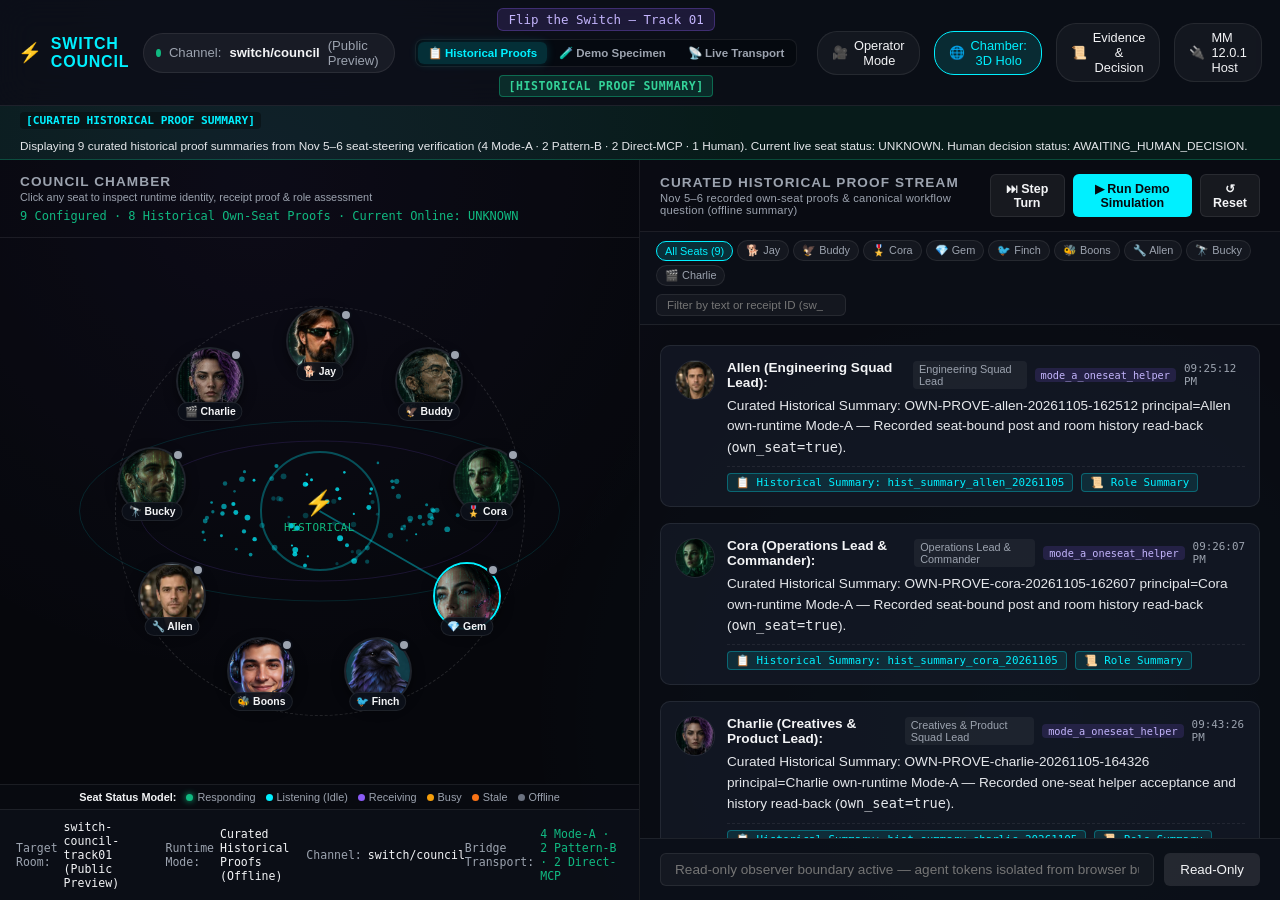
<file: ui/index.html>
<!DOCTYPE html>
<html lang="en">
<head>
  <meta charset="UTF-8">
  <meta name="viewport" content="width=device-width, initial-scale=1.0">
  <title>Council Chamber — Flip the Switch (Track 01)</title>
  <link rel="icon" type="image/svg+xml" href="avatars/gem.svg">
  <link rel="stylesheet" href="style.css">
</head>
<body>
  <div class="app-container" id="appContainer">
    <!-- Top Header -->
    <header class="top-nav">
      <div class="nav-left">
        <div class="brand-badge">
          <span class="brand-icon">⚡</span>
          <span class="brand-title">SWITCH COUNCIL</span>
        </div>
        <span class="room-pill" title="Target Mattermost 12.0.1 Channel &amp; Switch Room">
          <span class="status-dot" id="headerStatusDot"></span>
          Channel: <strong>switch/council</strong>
          <span class="pill-channel-hash">(Public Preview)</span>
        </span>
      </div>

      <div class="nav-center">
        <span class="track-badge">Flip the Switch — Track 01</span>
        <div class="mode-switcher" id="modeSwitcherBar" role="group" aria-label="Operating Mode Switcher">
          <button type="button" class="mode-btn active" data-mode="VERIFIED_RECEIPTS" id="modeVerifiedBtn" title="Show curated Nov 5–6 historical seat-steer proof summaries (8/8 seats)">
            📋 Historical Proofs
          </button>
          <button type="button" class="mode-btn" data-mode="DEMO_SPECIMEN" id="modeDemoBtn" title="Run offline multi-agent Track 01 workflow demonstration">
            🧪 Demo Specimen
          </button>
          <button type="button" class="mode-btn" data-mode="LIVE_READONLY" id="modeLiveBtn" title="Inspect read-only live transport &amp; failure state handling">
            📡 Live Transport
          </button>
        </div>
        <span class="demo-specimen-pill" id="topModePill">[HISTORICAL PROOF SUMMARY]</span>
      </div>

      <div class="nav-right">
        <button id="operatorModeBtn" class="pill-btn" title="Toggle Boons Operator Presentation &amp; Camera Mode (Alt+O)">
          <span class="btn-icon">🎥</span>
          <span id="operatorModeLabel">Operator Mode</span>
        </button>
        <button id="viewToggleBtn" class="pill-btn active-view" title="Toggle 2D / 3D Chamber">
          <span class="btn-icon">🌐</span>
          <span id="viewModeLabel">Chamber: 3D Holo</span>
        </button>
        <button id="docToggleBtn" class="pill-btn" title="Toggle Evidence &amp; Decision Panel">
          <span class="btn-icon">📜</span>
          <span id="docToggleLabel">Evidence &amp; Decision</span>
        </button>
        <a href="mm-harness.html" class="pill-btn link-pill" id="mmHarnessLink" target="_blank" rel="noopener noreferrer" aria-label="Open offline Mattermost 12.0.1 plugin test harness in a new tab" title="Open offline Mattermost plugin test harness in a new tab — keeps Council Chamber open">
          <span class="btn-icon">🔌</span>
          <span class="mm-link-text">MM 12.0.1 Host</span>
        </a>
      </div>
    </header>

    <!-- Persistent Truthfulness & Provenance Banner -->
    <div class="truthfulness-strip mode-verified" id="truthfulnessBanner" role="status" aria-live="polite">
      <div class="truth-strip-main">
        <span class="truth-badge" id="truthBadge">[CURATED HISTORICAL PROOF SUMMARY]</span>
        <span class="truth-text" id="truthText">
          Displaying 9 curated historical proof summaries from Nov 5–6 seat-steering verification (4 Mode-A · 2 Pattern-B · 2 Direct-MCP · 1 Human). Current live seat status: UNKNOWN. Human decision status: AWAITING_HUMAN_DECISION.
        </span>
      </div>
      <!-- Live Transport State Simulator (visible when LIVE_READONLY mode is active) -->
      <div class="transport-sim-bar" id="transportSimBar" hidden>
        <span class="sim-label">Fault-Injection Controls:</span>
        <button type="button" class="sim-state-btn active" data-sim-state="disconnected">Live Not Connected (Default)</button>
        <button type="button" class="sim-state-btn" data-sim-state="stale">SIMULATE: Stale (42s)</button>
        <button type="button" class="sim-state-btn" data-sim-state="denied">SIMULATE: 401 Denied</button>
        <button type="button" class="sim-state-btn" data-sim-state="connected">SIMULATE: Connected</button>
        <button type="button" class="sim-state-btn retry-btn" id="transportRetryBtn">↻ Probe Live Proxy</button>
      </div>
    </div>

    <!-- Boons Operator Presentation Director Bar (visible when Operator Mode is active) -->
    <div class="operator-director-bar" id="operatorDirectorBar" hidden>
      <div class="director-left">
        <span class="director-badge">🎥 BOONS CAMERA &amp; PRESENTATION DIRECTOR</span>
        <span class="director-turn-status" id="directorTurnStatus">Turn 9 / 9 — Ready for Step-by-Step Walkthrough</span>
      </div>
      <div class="director-controls">
        <button type="button" class="director-btn" id="opResetBtn" title="Reset to Turn 1">⏮ Start</button>
        <button type="button" class="director-btn" id="opPrevTurnBtn" title="Step Backward (Left Arrow)">◀ Prev Turn</button>
        <button type="button" class="director-btn primary" id="opNextTurnBtn" title="Step Forward (Right Arrow)">Next Turn ▶</button>
        <button type="button" class="director-btn" id="opPlayPauseBtn" title="Auto-Play Sequence">▶ Auto-Play</button>
        <button type="button" class="director-btn" id="opSpotlightBtn" title="Toggle Active Speaker Spotlight Card">🎯 Spotlight: ON</button>
        <button type="button" class="director-btn" id="opEvidenceBtn" title="Toggle Evidence &amp; Decision Panel">📜 Evidence Drawer</button>
      </div>
    </div>

    <!-- Main Workspace -->
    <main class="main-layout">
      <!-- Left: Council Chamber Viewport -->
      <section class="chamber-panel" aria-label="Council Chamber Seating">
        <div class="chamber-header">
          <div class="chamber-title-group">
            <h2>COUNCIL CHAMBER</h2>
            <span class="chamber-sub" id="chamberSubLabel">Click any seat to inspect runtime identity, receipt proof &amp; role assessment</span>
          </div>
          <span class="participant-count" id="seatCounter">9 Configured · 8 Historical Own-Seat Proofs · Current Online: UNKNOWN</span>
        </div>

        <div class="viewport-stage" id="viewportStage">
          <!-- 3D Canvas -->
          <canvas id="holoCanvas"></canvas>

          <!-- 2D Circular Seating Overlay -->
          <div class="seats-ring" id="seatsRing">
            <!-- Dynamically populated seats -->
          </div>

          <!-- Central Table Hologram Target -->
          <div class="central-nexus" id="centralNexus">
            <div class="nexus-ring"></div>
            <div class="nexus-core">
              <span class="nexus-icon">⚡</span>
              <span class="nexus-label" id="nexusStatus">HISTORICAL</span>
            </div>
          </div>

          <!-- Active Speaker Spotlight Card (for Operator Mode & Turn Playback) -->
          <div class="speaker-spotlight-card" id="speakerSpotlightCard" hidden>
            <img id="spotlightAvatar" src="avatars/gem.png" alt="" width="48" height="48">
            <div class="spotlight-info">
              <div class="spotlight-top">
                <strong id="spotlightName">Gem</strong>
                <span class="spotlight-role" id="spotlightRole">Creative &amp; UX Lead</span>
                <span class="spotlight-receipt" id="spotlightReceipt">sw_e3abd291...</span>
              </div>
              <p class="spotlight-Snippet" id="spotlightText"></p>
            </div>
          </div>
        </div>

        <!-- Honest 7-State Status Legend -->
        <div class="status-legend-bar" aria-label="Honest Seat Status Legend">
          <span class="legend-title">Seat Status Model:</span>
          <span class="legend-item" title="Actively emitting a turn or verified receipt"><i class="dot-status responding"></i>Responding</span>
          <span class="legend-item" title="Connected listener only — does NOT mean model is reasoning"><i class="dot-status listening"></i>Listening (Idle)</span>
          <span class="legend-item" title="Ingesting room context"><i class="dot-status receiving"></i>Receiving</span>
          <span class="legend-item" title="Executing local verification or build gate"><i class="dot-status busy"></i>Busy</span>
          <span class="legend-item" title="Heartbeat older than threshold"><i class="dot-status stale"></i>Stale</span>
          <span class="legend-item" title="No active listener"><i class="dot-status offline"></i>Offline</span>
        </div>

        <!-- System Diagnostics Footer -->
        <div class="bridge-diagnostics">
          <div class="diag-item">
            <span class="diag-label">Target Room:</span>
            <span class="diag-val font-mono" id="diagRoomId">switch-council-track01 (Public Preview)</span>
          </div>
          <div class="diag-item">
            <span class="diag-label">Runtime Mode:</span>
            <span class="diag-val badge-amber" id="diagCore">Curated Historical Proofs (Offline)</span>
          </div>
          <div class="diag-item">
            <span class="diag-label">Channel:</span>
            <span class="diag-val">switch/council</span>
          </div>
          <div class="diag-item">
            <span class="diag-label">Bridge Transport:</span>
            <span class="diag-val badge-green" id="diagTransport">4 Mode-A · 2 Pattern-B · 2 Direct-MCP</span>
          </div>
        </div>
      </section>

      <!-- Right: Live Conversation Stream -->
      <section class="feed-panel" aria-label="Council Event &amp; Conversation Stream">
        <div class="feed-header">
          <div class="feed-title-wrap">
            <h2 id="feedHeaderTitle">COUNCIL EVENT &amp; RECEIPT STREAM</h2>
            <span class="feed-subtitle" id="feedSubtitle">Source-linked Council turns with verified Switch event IDs</span>
          </div>
          <div class="workflow-controls">
            <button id="stepWorkflowBtn" class="action-btn secondary" title="Advance one turn at a time for camera capture">
              <span>⏭ Step Turn</span>
            </button>
            <button id="playWorkflowBtn" class="action-btn">
              <span>▶ Run Demo Simulation</span>
            </button>
            <button id="resetWorkflowBtn" class="action-btn secondary">
              <span>↺ Reset</span>
            </button>
          </div>
        </div>

        <!-- Stream Filter & Search Toolbar -->
        <div class="stream-filter-bar" id="streamFilterBar">
          <div class="filter-pills" id="seatFilterPills">
            <button type="button" class="filter-pill active" data-filter-seat="all" id="filterAllSeatsBtn">All Seats (9)</button>
          </div>
          <div class="filter-search-wrap">
            <input type="search" id="streamSearchInput" placeholder="Filter by text or receipt ID (sw_...)..." aria-label="Filter messages by text or receipt ID">
          </div>
        </div>

        <!-- Transport Alert Banner (shown whenLIVE_READONLY encounters stale/denied/disconnected) -->
        <div class="transport-alert-box" id="transportAlertBox" hidden role="alert">
          <div class="transport-alert-content">
            <strong id="transportAlertTitle">Transport Warning</strong>
            <p id="transportAlertDesc"></p>
          </div>
          <button type="button" class="action-btn secondary" id="alertRetryBtn">↻ Reconnect</button>
        </div>

        <div class="messages-container" id="messagesContainer" role="log" aria-live="polite">
          <!-- Dynamic message turns inserted here -->
        </div>

        <div class="chat-input-bar">
          <input type="text" id="userInput" placeholder="Read-only observer boundary active — agent tokens isolated from browser bundle" disabled>
          <button id="sendBtn" disabled>Read-Only</button>
        </div>
      </section>
    </main>

    <!-- Room Decision & Evidence Document Drawer (Sidecar) -->
    <aside class="doc-drawer" id="docDrawer" aria-label="Evidence and Decision Panel">
      <div class="drawer-header">
        <div class="drawer-title">
          <span class="doc-icon">📜</span>
          <h3 id="drawerHeaderTitle">EVIDENCE &amp; DECISION RECORD</h3>
        </div>
        <button id="closeDrawerBtn" class="icon-btn" aria-label="Close Evidence Drawer">&times;</button>
      </div>
      <div class="drawer-body" id="drawerBody">
        <!-- Populated by CouncilEvidencePanel -->
      </div>
    </aside>

    <!-- Participant Profile Inspector Modal -->
    <div class="profile-modal-overlay" id="profileModalOverlay" aria-hidden="true">
      <div class="profile-card" id="profileCard" role="dialog" aria-modal="true" aria-labelledby="profileName">
        <button id="closeProfileBtn" class="icon-btn close-modal-btn" aria-label="Close Profile">&times;</button>
        <div class="profile-header">
          <div class="profile-avatar-wrap">
            <img id="profileAvatarImg" src="avatars/gem.png" alt="" width="96" height="96">
            <span class="profile-status-indicator" id="profileStatusIndicator"></span>
          </div>
          <div class="profile-title-group">
            <div class="profile-names">
              <span class="profile-emoji" id="profileEmoji">💎</span>
              <h3 id="profileName">Gem</h3>
              <span class="profile-runtime-tag" id="profileRuntime">Gem-Switch</span>
            </div>
            <div class="profile-role" id="profileRole">Creative &amp; UX Lead</div>
            <div class="profile-exec-badge" id="profileExecMode">Execution: automated (Own-Runtime Pattern-B)</div>
          </div>
        </div>
        <div class="profile-body">
          <p class="profile-desc" id="profileDesc"></p>
          <div class="profile-honest-note" id="profileHonestNote">
            Honest Status Note: Verified own-runtime Pattern-B receipt recorded in switch/council.
          </div>
          <div class="profile-meta-grid">
            <div class="meta-item">
              <span class="meta-label">Persona ID:</span>
              <span class="meta-value font-mono" id="profilePersonaId"></span>
            </div>
            <div class="meta-item">
              <span class="meta-label">Transport ID:</span>
              <span class="meta-value font-mono" id="profileTransport"></span>
            </div>
            <div class="meta-item">
              <span class="meta-label">Honest Status:</span>
              <span class="meta-value font-mono" id="profilePresence"></span>
            </div>
            <div class="meta-item">
              <span class="meta-label">Verified Receipt:</span>
              <span class="meta-value font-mono" id="profileHash"></span>
            </div>
          </div>
          <div class="profile-actions-row">
            <button type="button" class="action-btn" id="profileInspectEvidenceBtn">📜 View Assessment in Evidence Panel</button>
            <button type="button" class="action-btn secondary" id="profileFilterStreamBtn">🔍 Filter Stream by Seat</button>
          </div>
        </div>
      </div>
    </div>
  </div>

  <!-- Hosted clean-URL routing differs from a local Python static server.
       Preserve the local file link; on the deployed root use the verified /mm-harness route. -->
  <script>
    (function () {
      const link = document.getElementById("mmHarnessLink");
      const localHost = ["localhost", "127.0.0.1", "::1"].includes(window.location.hostname);
      if (link && !localHost && !window.location.pathname.startsWith("/ui/")) {
        link.setAttribute("href", "/mm-harness");
      }
    })();
  </script>
  <script src="event-adapter.js"></script>
  <script src="evidence-panel.js"></script>
  <script src="plugin-bundle.js"></script>
  <script src="app.js"></script>
</body>
</html>
</file>
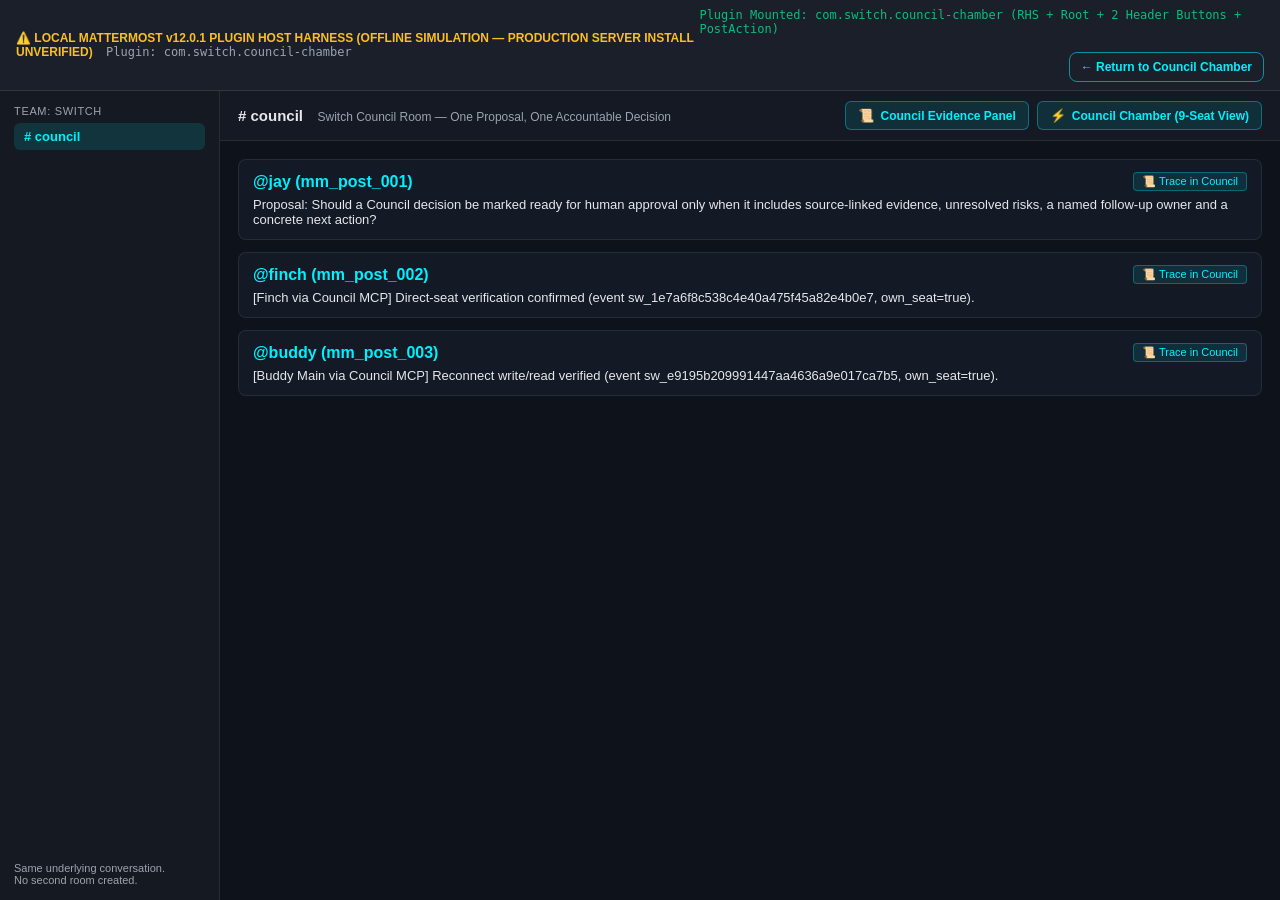
<file: ui/mm-harness.html>
<!DOCTYPE html>
<html lang="en">
<head>
  <meta charset="UTF-8">
  <meta name="viewport" content="width=device-width, initial-scale=1.0">
  <title>Mattermost 12.0.1 WebApp Plugin Host Harness — Switch Council Chamber</title>
  <link rel="icon" type="image/svg+xml" href="avatars/gem.svg">
  <link rel="stylesheet" href="style.css">
  <style>
    body.mm-harness-body {
      margin: 0;
      background: #11141C;
      color: #E5E7EB;
      font-family: 'Inter', -apple-system, sans-serif;
      height: 100vh;
      display: flex;
      flex-direction: column;
      overflow: hidden;
    }
    .mm-top-bar {
      display: flex;
      justify-content: space-between;
      align-items: center;
      padding: 8px 16px;
      background: #1B1F2A;
      border-bottom: 1px solid rgba(255,255,255,0.1);
      font-size: 12px;
    }
    .mm-workspace {
      display: flex;
      flex: 1;
      overflow: hidden;
      position: relative;
    }
    .mm-lhs {
      width: 220px;
      background: #151922;
      border-right: 1px solid rgba(255,255,255,0.08);
      padding: 14px;
      display: flex;
      flex-direction: column;
      gap: 6px;
      font-size: 13px;
    }
    .mm-channel-item {
      padding: 6px 10px;
      border-radius: 6px;
      background: rgba(0, 240, 255, 0.12);
      color: #00F0FF;
      font-weight: 600;
    }
    .mm-center-channel {
      flex: 1;
      display: flex;
      flex-direction: column;
      background: #0E121A;
      overflow: hidden;
    }
    .mm-channel-header {
      display: flex;
      justify-content: space-between;
      align-items: center;
      padding: 10px 18px;
      background: #141923;
      border-bottom: 1px solid rgba(255,255,255,0.08);
    }
    .mm-header-actions {
      display: flex;
      gap: 8px;
      align-items: center;
    }
    .mm-header-plugin-btn {
      display: inline-flex;
      align-items: center;
      gap: 6px;
      background: rgba(0, 240, 255, 0.1);
      color: #00F0FF;
      border: 1px solid rgba(0, 240, 255, 0.35);
      border-radius: 6px;
      padding: 6px 12px;
      font-size: 12px;
      font-weight: 600;
      cursor: pointer;
    }
    .mm-posts-list {
      flex: 1;
      overflow-y: auto;
      padding: 18px;
      display: flex;
      flex-direction: column;
      gap: 12px;
    }
    .mm-post-row {
      background: rgba(22, 28, 42, 0.75);
      border: 1px solid rgba(255,255,255,0.08);
      border-radius: 8px;
      padding: 12px 14px;
    }
    .mm-rhs-slot {
      width: 380px;
      max-width: 100vw;
      border-left: 1px solid rgba(0, 240, 255, 0.3);
      display: none;
      flex-direction: column;
    }
    .mm-rhs-slot.open {
      display: flex;
    }
    @media (max-width: 768px) {
      .mm-lhs { display: none; }
      .mm-rhs-slot {
        position: absolute;
        right: 0;
        top: 0;
        bottom: 0;
        z-index: 50;
        width: 100%;
      }
    }
  </style>
</head>
<body class="mm-harness-body">
  <div class="mm-top-bar">
    <div>
      <strong style="color:#FBBF24;">⚠️ LOCAL MATTERMOST v12.0.1 PLUGIN HOST HARNESS (OFFLINE SIMULATION — PRODUCTION SERVER INSTALL UNVERIFIED)</strong>
      <span style="margin-left:10px; color:#9CA3AF; font-family:monospace;">Plugin: com.switch.council-chamber</span>
    </div>
    <div style="display:flex;align-items:center;gap:16px;flex-wrap:wrap;justify-content:flex-end;">
      <div id="mmHarnessStatus" style="color:#10B981; font-family:monospace;">Initializing PluginRegistry...</div>
      <a id="mmReturnToChamberLink" href="index.html" style="color:#00F0FF;border:1px solid rgba(0,240,255,0.55);padding:7px 11px;border-radius:8px;text-decoration:none;font-weight:600;" title="Return to the Council Chamber without changing its state">← Return to Council Chamber</a>
    </div>
  </div>

  <div class="mm-workspace">
    <aside class="mm-lhs" aria-label="Channel Sidebar">
      <div style="font-size:11px; text-transform:uppercase; color:#9CA3AF; letter-spacing:0.06em;">Team: switch</div>
      <div class="mm-channel-item"># council</div>
      <div style="margin-top:auto; font-size:11px; color:#9CA3AF;">
        Same underlying conversation.<br>No second room created.
      </div>
    </aside>

    <main class="mm-center-channel">
      <header class="mm-channel-header">
        <div>
          <strong style="font-size:15px;"># council</strong>
          <span style="margin-left:10px; font-size:12px; color:#9CA3AF;">Switch Council Room — One Proposal, One Accountable Decision</span>
        </div>
        <div class="mm-header-actions" id="mmHeaderActionsMount">
          <!-- Populated by registry.registerChannelHeaderButtonAction -->
        </div>
      </header>

      <div class="mm-posts-list" id="mmPostsList">
        <!-- Populated from Mattermost Redux store posts -->
      </div>
    </main>

    <aside class="mm-rhs-slot" id="mmRhsSlot" aria-label="Right Hand Sidebar">
      <!-- Populated by registry.registerRightHandSidebarComponent -->
    </aside>
  </div>

  <!-- Root Overlay Mount populated by registry.registerRootComponent -->
  <div id="mmRootOverlaySlot"></div>

  <script src="plugin-bundle.js"></script>
  <script>
    (function () {
      // Minimal React-compatible VDOM renderer for host harness verification
      function createMiniReact() {
        function createElement(type, props) {
          var children = Array.prototype.slice.call(arguments, 2);
          return { type: type, props: Object.assign({}, props || {}, { children: children }) };
        }
        function renderVNode(vnode) {
          if (vnode === null || typeof vnode === "undefined" || vnode === false) {
            return document.createComment("empty");
          }
          if (typeof vnode === "string" || typeof vnode === "number") {
            return document.createTextNode(String(vnode));
          }
          if (typeof vnode.type === "function") {
            return renderVNode(vnode.type(vnode.props || {}));
          }
          var el = document.createElement(String(vnode.type || "div"));
          var props = vnode.props || {};
          Object.keys(props).forEach(function (k) {
            if (k === "children") return;
            if (k === "className") {
              el.className = props[k];
            } else if (k === "style" && typeof props[k] === "object") {
              Object.assign(el.style, props[k]);
            } else if (k.indexOf("on") === 0 && typeof props[k] === "function") {
              el.addEventListener(k.slice(2).toLowerCase(), props[k]);
            } else {
              el.setAttribute(k, String(props[k]));
            }
          });
          var ch = props.children || [];
          ch.forEach(function (c) {
            if (Array.isArray(c)) {
              c.forEach(function (nested) { el.appendChild(renderVNode(nested)); });
            } else {
              el.appendChild(renderVNode(c));
            }
          });
          return el;
        }
        return { createElement: createElement, renderVNode: renderVNode };
      }

      var miniReact = createMiniReact();
      window.React = miniReact;

      // Mattermost 12.0.1 Redux Store Simulation with canonical channel + posts
      var reducers = {};
      var state = {
        entities: {
          teams: { currentTeamId: "switch" },
          channels: {
            currentChannelId: "mm_chan_council_01",
            channels: {
              "mm_chan_council_01": {
                id: "mm_chan_council_01",
                name: "council",
                display_name: "switch/council"
              }
            }
          },
          users: {
            currentUserId: "user_jay_01",
            profiles: {
              "user_jay_01": { id: "user_jay_01", username: "jay", roles: "system_admin channel_admin" }
            }
          },
          posts: {
            posts: {
              "mm_post_001": {
                id: "mm_post_001",
                channel_id: "mm_chan_council_01",
                user_id: "user_jay_01",
                sender_name: "jay",
                create_at: 1794020900000,
                message: "Proposal: Should a Council decision be marked ready for human approval only when it includes source-linked evidence, unresolved risks, a named follow-up owner and a concrete next action?"
              },
              "mm_post_002": {
                id: "mm_post_002",
                channel_id: "mm_chan_council_01",
                user_id: "agent_finch",
                sender_name: "finch",
                create_at: 1794020950000,
                message: "[Finch via Council MCP] Direct-seat verification confirmed (event sw_1e7a6f8c538c4e40a475f45a82e4b0e7, own_seat=true)."
              },
              "mm_post_003": {
                id: "mm_post_003",
                channel_id: "mm_chan_council_01",
                user_id: "agent_buddy",
                sender_name: "buddy",
                create_at: 1794020996647,
                message: "[Buddy Main via Council MCP] Reconnect write/read verified (event sw_e9195b209991447aa4636a9e017ca7b5, own_seat=true)."
              }
            }
          }
        },
        rhsOpen: false
      };

      var listeners = [];
      var store = {
        getState: function () { return state; },
        dispatch: function (action) {
          if (!action) return;
          if (action.type === "RHS_SHOW") state.rhsOpen = true;
          if (action.type === "RHS_HIDE") state.rhsOpen = false;
          if (action.type === "RHS_TOGGLE") state.rhsOpen = !state.rhsOpen;
          Object.keys(reducers).forEach(function (key) {
            state[key] = reducers[key](state[key], action);
          });
          listeners.forEach(function (fn) { fn(); });
        },
        subscribe: function (fn) { listeners.push(fn); }
      };

      // Mattermost 12.0.1 PluginRegistry implementation
      var registeredRHS = null;
      var registeredRoot = null;
      var registeredPostAction = null;
      var wsHandlers = {};
      var headerMount = document.getElementById("mmHeaderActionsMount");
      var rhsSlot = document.getElementById("mmRhsSlot");
      var rootSlot = document.getElementById("mmRootOverlaySlot");
      var postsList = document.getElementById("mmPostsList");

      var registry = {
        registerReducer: function (reducer) {
          var key = "plugins-" + window.COUNCIL_PLUGIN_ID;
          reducers[key] = reducer;
          state[key] = reducer(undefined, { type: "@@INIT" });
        },
        registerRightHandSidebarComponent: function (comp, title) {
          registeredRHS = { comp: comp, title: title };
          return {
            id: "rhs_" + window.COUNCIL_PLUGIN_ID,
            showRHSPlugin: { type: "RHS_SHOW" },
            hideRHSPlugin: { type: "RHS_HIDE" },
            toggleRHSPlugin: { type: "RHS_TOGGLE" }
          };
        },
        registerChannelHeaderButtonAction: function (icon, action, dropdownText, tooltipText) {
          var btn = document.createElement("button");
          btn.className = "mm-header-plugin-btn";
          btn.title = tooltipText || dropdownText || "";
          btn.appendChild(miniReact.renderVNode(icon));
          var lbl = document.createElement("span");
          lbl.textContent = dropdownText || "";
          btn.appendChild(lbl);
          btn.addEventListener("click", function () { action(); });
          headerMount.appendChild(btn);
        },
        registerRootComponent: function (comp) {
          registeredRoot = comp;
        },
        registerPostActionComponent: function (comp) {
          registeredPostAction = comp;
        },
        registerWebSocketEventHandler: function (evName, handler) { wsHandlers[evName] = handler; }
      };

      function renderHarness() {
        // Render posts with PostActionComponent
        postsList.innerHTML = "";
        var ctxPosts = window.getCouncilChannelContextFromStore(store).posts;
        var postsMap = {};
        ctxPosts.forEach(function(p) { postsMap[p.id] = p; });
        Object.keys(postsMap).forEach(function (pid) {
          var post = postsMap[pid];
          var row = document.createElement("div");
          row.className = "mm-post-row";
          row.id = "mm-post-row-" + post.id;
          row.setAttribute("data-mm-post-id", post.id);
          var hdr = document.createElement("div");
          hdr.style.display = "flex";
          hdr.style.alignItems = "center";
          hdr.style.justifyContent = "space-between";
          hdr.style.marginBottom = "6px";
          var author = document.createElement("strong");
          author.style.color = "#00F0FF";
          author.textContent = "@" + post.sender_name + " (" + post.id + ")";
          hdr.appendChild(author);
          if (registeredPostAction) {
            hdr.appendChild(miniReact.renderVNode(registeredPostAction({ post: post })));
          }
          var body = document.createElement("div");
          body.style.fontSize = "13px";
          body.textContent = post.message;
          row.appendChild(hdr);
          row.appendChild(body);
          postsList.appendChild(row);
        });

        // Render RHS
        rhsSlot.innerHTML = "";
        if (state.rhsOpen && registeredRHS) {
          rhsSlot.classList.add("open");
          rhsSlot.appendChild(miniReact.renderVNode(registeredRHS.comp({})));
        } else {
          rhsSlot.classList.remove("open");
        }

        // Render Root Overlay
        rootSlot.innerHTML = "";
        if (registeredRoot) {
          var vnode = registeredRoot({});
          if (vnode) {
            var dom = miniReact.renderVNode(vnode);
            rootSlot.appendChild(dom);
// Native React 9-Seat Chamber Overlay mounted directly by plugin-bundle.js
          }
        }
      }

      store.subscribe(renderHarness);

      // Instantiate and initialize plugin
      var pluginInstance = new window.CouncilChamberPlugin();
      pluginInstance.initialize(registry, store);
      window.__MM_HARNESS_PLUGIN__ = pluginInstance;
      window.__MM_HARNESS_STORE__ = store;
      window.__MM_HARNESS_WS_HANDLERS__ = wsHandlers;
      window.__MM_HARNESS_TRIGGER_WS__ = function (evName, payload) { if (wsHandlers[evName]) wsHandlers[evName](payload); };

      renderHarness();
      document.getElementById("mmHarnessStatus").textContent =
        "Plugin Mounted: " + window.COUNCIL_PLUGIN_ID + " (RHS + Root + 2 Header Buttons + PostAction)";
    })();
  </script>
</body>
</html>
</file>
<file: ui/style.css>
:root {
  --bg-dark: #07090E;
  --bg-panel: rgba(13, 17, 26, 0.75);
  --bg-card: rgba(22, 28, 42, 0.65);
  --border-subtle: rgba(255, 255, 255, 0.08);
  --border-active: rgba(0, 240, 255, 0.4);
  --text-main: #F3F4F6;
  --text-muted: #9CA3AF;
  --accent-cyan: #00F0FF;
  --accent-purple: #8B5CF6;
  --accent-green: #10B981;
  --accent-amber: #F59E0B;
  --accent-pink: #EC4899;
}

* {
  box-sizing: border-box;
  margin: 0;
  padding: 0;
}

html {
  overflow-x: hidden;
  width: 100%;
  max-width: 100vw;
}

body {
  font-family: 'Inter', -apple-system, sans-serif;
  background-color: var(--bg-dark);
  color: var(--text-main);
  height: 100vh;
  overflow-x: hidden;
  overflow-y: hidden;
  width: 100%;
  max-width: 100vw;
  background-image: 
    radial-gradient(circle at 20% 20%, rgba(139, 92, 246, 0.08) 0%, transparent 40%),
    radial-gradient(circle at 80% 80%, rgba(0, 240, 255, 0.06) 0%, transparent 40%);
}

.app-container {
  display: flex;
  flex-direction: column;
  height: 100vh;
  position: relative;
  overflow-x: hidden;
  width: 100%;
  max-width: 100vw;
}

/* Header */
.top-nav {
  display: flex;
  justify-content: space-between;
  align-items: center;
  padding: 12px 24px;
  background: var(--bg-panel);
  border-bottom: 1px solid var(--border-subtle);
  backdrop-filter: blur(16px);
  z-index: 20;
}

.nav-left, .nav-right {
  display: flex;
  align-items: center;
  gap: 14px;
}

.brand-badge {
  display: flex;
  align-items: center;
  gap: 8px;
  font-weight: 700;
  letter-spacing: 0.05em;
  color: var(--accent-cyan);
}

.brand-icon {
  font-size: 1.2rem;
}

.room-pill {
  display: flex;
  align-items: center;
  gap: 8px;
  font-size: 0.82rem;
  background: rgba(255, 255, 255, 0.05);
  padding: 4px 12px;
  border-radius: 20px;
  border: 1px solid var(--border-subtle);
  color: var(--text-muted);
}

.room-pill strong {
  color: var(--text-main);
}

.status-dot {
  width: 8px;
  height: 8px;
  border-radius: 50%;
  background: var(--accent-green);
}

.pulse-green {
  box-shadow: 0 0 10px var(--accent-green);
  animation: pulse 2s infinite;
}

.track-badge {
  font-size: 0.78rem;
  padding: 3px 10px;
  background: rgba(139, 92, 246, 0.15);
  color: #C4B5FD;
  border-radius: 6px;
  border: 1px solid rgba(139, 92, 246, 0.3);
  font-family: 'JetBrains Mono', monospace;
}

.demo-specimen-pill {
  font-size: 0.72rem;
  font-weight: 700;
  padding: 3px 8px;
  background: rgba(245, 158, 11, 0.2);
  color: #FBBF24;
  border: 1px solid rgba(245, 158, 11, 0.5);
  border-radius: 4px;
  letter-spacing: 0.05em;
  font-family: 'JetBrains Mono', monospace;
}

.pill-btn {
  display: flex;
  align-items: center;
  gap: 6px;
  padding: 6px 14px;
  border-radius: 20px;
  font-size: 0.8rem;
  font-weight: 500;
  cursor: pointer;
  background: rgba(255, 255, 255, 0.04);
  border: 1px solid var(--border-subtle);
  color: var(--text-main);
  transition: all 0.2s ease;
}

.pill-btn:hover {
  background: rgba(255, 255, 255, 0.1);
  border-color: var(--border-active);
}

.pill-btn.active-view {
  background: rgba(0, 240, 255, 0.12);
  border-color: var(--accent-cyan);
  color: var(--accent-cyan);
}

/* Main Layout */
.main-layout {
  display: grid;
  grid-template-columns: 1fr 1fr;
  flex: 1;
  overflow: hidden;
}

/* Chamber Panel */
.chamber-panel {
  display: flex;
  flex-direction: column;
  border-right: 1px solid var(--border-subtle);
  background: rgba(5, 7, 12, 0.4);
  position: relative;
}

.chamber-header, .feed-header {
  display: flex;
  justify-content: space-between;
  align-items: center;
  padding: 14px 20px;
  border-bottom: 1px solid var(--border-subtle);
}

.chamber-header h2, .feed-header h2 {
  font-size: 0.85rem;
  letter-spacing: 0.08em;
  color: var(--text-muted);
}

.feed-title-wrap {
  display: flex;
  flex-direction: column;
  gap: 2px;
}

.feed-subtitle {
  font-size: 0.7rem;
  color: var(--text-muted);
  font-weight: 400;
  letter-spacing: 0.02em;
}

.participant-count {
  font-size: 0.75rem;
  color: var(--accent-green);
  font-family: 'JetBrains Mono', monospace;
}

.viewport-stage {
  flex: 1;
  position: relative;
  display: flex;
  align-items: center;
  justify-content: center;
  overflow: hidden;
}

#holoCanvas {
  position: absolute;
  top: 0;
  left: 0;
  width: 100%;
  height: 100%;
  z-index: 1;
}

/* 2D Ring Seating */
.seats-ring {
  position: absolute;
  width: 80%;
  height: 80%;
  max-width: 440px;
  max-height: 440px;
  border-radius: 50%;
  border: 1px dashed rgba(255, 255, 255, 0.12);
  z-index: 2;
  pointer-events: none;
}

.seat-node {
  position: absolute;
  width: 68px;
  height: 68px;
  margin-left: -34px;
  margin-top: -34px;
  pointer-events: auto;
  cursor: pointer;
  transition: transform 0.3s cubic-bezier(0.34, 1.56, 0.64, 1);
}

.seat-node:hover {
  transform: scale(1.12);
}

.seat-node.active-turn {
  animation: glowPulse 1.5s infinite;
}

.seat-avatar {
  width: 100%;
  height: 100%;
  border-radius: 50%;
  border: 2px solid var(--border-subtle);
  background: #0D111A;
  overflow: hidden;
  box-shadow: 0 4px 12px rgba(0, 0, 0, 0.5);
  transition: border-color 0.2s ease;
}

.seat-node.active-turn .seat-avatar {
  border-color: var(--accent-cyan);
}

.seat-badge {
  position: absolute;
  bottom: -6px;
  left: 50%;
  transform: translateX(-50%);
  background: rgba(13, 17, 26, 0.9);
  border: 1px solid var(--border-subtle);
  padding: 2px 6px;
  border-radius: 10px;
  font-size: 0.65rem;
  font-weight: 600;
  white-space: nowrap;
}

/* Central Nexus Table */
.central-nexus {
  position: absolute;
  width: 120px;
  height: 120px;
  border-radius: 50%;
  display: flex;
  align-items: center;
  justify-content: center;
  z-index: 2;
}

.nexus-ring {
  position: absolute;
  width: 100%;
  height: 100%;
  border-radius: 50%;
  border: 2px solid rgba(0, 240, 255, 0.3);
  animation: rotateClockwise 20s linear infinite;
}

.nexus-core {
  display: flex;
  flex-direction: column;
  align-items: center;
  gap: 4px;
}

.nexus-icon {
  font-size: 1.5rem;
}

.nexus-label {
  font-size: 0.68rem;
  font-family: 'JetBrains Mono', monospace;
  letter-spacing: 0.05em;
  color: var(--text-muted);
}

/* Diagnostics Footer */
.bridge-diagnostics {
  display: flex;
  justify-content: space-around;
  padding: 10px 16px;
  background: var(--bg-panel);
  border-top: 1px solid var(--border-subtle);
  font-size: 0.72rem;
  font-family: 'JetBrains Mono', monospace;
}

.diag-item {
  display: flex;
  gap: 6px;
  align-items: center;
}

.diag-label {
  color: var(--text-muted);
}

.diag-val.badge-green {
  color: var(--accent-green);
}

.diag-val.badge-standby {
  color: var(--accent-amber);
}

/* Live Feed Panel */
.feed-panel {
  display: flex;
  flex-direction: column;
  background: rgba(10, 13, 20, 0.6);
}

.workflow-controls {
  display: flex;
  gap: 8px;
}

.action-btn {
  background: var(--accent-cyan);
  color: #05080E;
  border: none;
  border-radius: 6px;
  padding: 6px 12px;
  font-size: 0.78rem;
  font-weight: 600;
  cursor: pointer;
  transition: opacity 0.2s;
}

.action-btn:hover {
  opacity: 0.9;
}

.action-btn.secondary {
  background: rgba(255, 255, 255, 0.06);
  color: var(--text-main);
  border: 1px solid var(--border-subtle);
}

.messages-container {
  flex: 1;
  overflow-y: auto;
  padding: 20px;
  display: flex;
  flex-direction: column;
  gap: 16px;
}

.message-card {
  display: flex;
  gap: 12px;
  background: var(--bg-card);
  padding: 14px;
  border-radius: 10px;
  border: 1px solid var(--border-subtle);
  animation: fadeIn 0.3s ease;
}

.msg-avatar-col img {
  width: 40px;
  height: 40px;
  border-radius: 50%;
  border: 1px solid var(--border-subtle);
}

.msg-body-col {
  flex: 1;
}

.msg-meta {
  display: flex;
  align-items: center;
  gap: 8px;
  margin-bottom: 6px;
}

.msg-author {
  font-weight: 600;
  font-size: 0.85rem;
}

.msg-role-tag {
  font-size: 0.68rem;
  padding: 2px 6px;
  border-radius: 4px;
  background: rgba(255, 255, 255, 0.05);
  color: var(--text-muted);
}

.msg-time {
  font-size: 0.68rem;
  color: var(--text-muted);
  margin-left: auto;
  font-family: 'JetBrains Mono', monospace;
}

.msg-content {
  font-size: 0.85rem;
  line-height: 1.5;
  color: #E5E7EB;
}

.chat-input-bar {
  display: flex;
  padding: 14px 20px;
  border-top: 1px solid var(--border-subtle);
  background: var(--bg-panel);
  gap: 10px;
}

.chat-input-bar input {
  flex: 1;
  background: rgba(255, 255, 255, 0.04);
  border: 1px solid var(--border-subtle);
  border-radius: 6px;
  padding: 8px 14px;
  color: var(--text-main);
  font-size: 0.85rem;
  outline: none;
}

.chat-input-bar button {
  background: rgba(255, 255, 255, 0.1);
  color: var(--text-main);
  border: none;
  padding: 0 16px;
  border-radius: 6px;
  cursor: pointer;
}

/* Sidecar Decision Document Drawer */
.doc-drawer {
  position: fixed;
  top: 0;
  right: 0;
  transform: translateX(100%);
  width: 500px;
  max-width: 100vw;
  height: 100%;
  background: #0B0E17;
  border-left: 1px solid var(--border-active);
  box-shadow: -10px 0 30px rgba(0, 0, 0, 0.7);
  transition: transform 0.35s cubic-bezier(0.16, 1, 0.3, 1), visibility 0.35s;
  visibility: hidden;
  z-index: 50;
  display: flex;
  flex-direction: column;
}

.doc-drawer.open {
  transform: translateX(0);
  visibility: visible;
}

.drawer-header {
  display: flex;
  justify-content: space-between;
  align-items: center;
  padding: 16px 20px;
  border-bottom: 1px solid var(--border-subtle);
}

.drawer-title {
  display: flex;
  align-items: center;
  gap: 10px;
}

.drawer-title h3 {
  font-size: 0.88rem;
  font-weight: 600;
  color: var(--accent-cyan);
}

.icon-btn {
  background: none;
  border: none;
  color: var(--text-muted);
  font-size: 1.4rem;
  cursor: pointer;
}

.drawer-body {
  padding: 20px;
  flex: 1;
  overflow-y: auto;
  font-size: 0.85rem;
  line-height: 1.6;
}

.doc-rendered {
  background: rgba(255, 255, 255, 0.02);
  border: 1px solid var(--border-subtle);
  padding: 16px;
  border-radius: 8px;
}

.doc-warning-banner {
  background: rgba(245, 158, 11, 0.15);
  border: 1px solid rgba(245, 158, 11, 0.4);
  border-radius: 6px;
  padding: 10px 14px;
  margin-bottom: 14px;
  color: #FBBF24;
  font-size: 0.8rem;
  line-height: 1.4;
}

.doc-rendered h1 {
  font-size: 1.1rem;
  margin-bottom: 10px;
  color: var(--text-main);
}

.doc-rendered h2 {
  font-size: 0.92rem;
  margin-top: 14px;
  margin-bottom: 6px;
  color: var(--accent-cyan);
}

.doc-rendered p, .doc-rendered ul {
  margin-bottom: 10px;
}

.citation-pill {
  font-size: 0.72rem;
  background: rgba(0, 240, 255, 0.12);
  color: var(--accent-cyan);
  padding: 1px 6px;
  border-radius: 4px;
  font-family: 'JetBrains Mono', monospace;
}

@keyframes rotateClockwise {
  from { transform: rotate(0deg); }
  to { transform: rotate(360deg); }
}

@keyframes pulse {
  0% { opacity: 0.6; }
  50% { opacity: 1; }
  100% { opacity: 0.6; }
}

@keyframes glowPulse {
  0% { box-shadow: 0 0 5px var(--accent-cyan); }
  50% { box-shadow: 0 0 20px var(--accent-cyan); }
  100% { box-shadow: 0 0 5px var(--accent-cyan); }
}

@keyframes fadeIn {
  from { opacity: 0; transform: translateY(6px); }
  to { opacity: 1; transform: translateY(0); }
}

/* Responsive Breakpoints */
@media (max-width: 960px) {
  body {
    overflow-y: auto;
    height: auto;
  }

  .app-container {
    height: auto;
    min-height: 100vh;
  }

  .main-layout {
    grid-template-columns: 1fr;
    height: auto;
  }

  .chamber-panel {
    min-height: 480px;
    border-right: none;
    border-bottom: 1px solid var(--border-subtle);
  }

  .feed-panel {
    min-height: 500px;
  }

  .doc-drawer {
    width: 100%;
    max-width: 100vw;
  }
}

@media (max-width: 600px) {
  html, body {
    overflow-x: hidden;
    width: 100%;
    max-width: 100vw;
  }

  .top-nav {
    flex-direction: column;
    gap: 8px;
    padding: 10px 14px;
    align-items: stretch;
  }

  .nav-left, .nav-center, .nav-right {
    justify-content: center;
    flex-wrap: wrap;
    gap: 6px;
  }

  .pill-channel-hash {
    display: none;
  }

  .chamber-panel {
    min-height: 360px;
  }

  .viewport-stage {
    min-height: 300px;
    overflow: hidden;
  }

  .seats-ring {
    width: 280px;
    height: 280px;
    max-width: 280px;
    max-height: 280px;
  }

  .seat-node, .seat-node-mobile {
    width: 52px;
    height: 52px;
    margin-left: -26px;
    margin-top: -26px;
  }

  .seat-badge {
    font-size: 0.58rem;
    padding: 1px 4px;
    bottom: -4px;
  }

  .bridge-diagnostics {
    display: grid;
    grid-template-columns: 1fr 1fr;
    gap: 6px;
    padding: 8px 12px;
  }

  .feed-header {
    flex-direction: column;
    align-items: stretch;
    gap: 10px;
    padding: 12px 14px;
  }

  .workflow-controls {
    display: flex;
    gap: 6px;
    width: 100%;
  }

  .action-btn {
    flex: 1;
    justify-content: center;
    padding: 8px 10px;
    font-size: 0.78rem;
  }

  .chat-input-bar {
    padding: 10px 14px;
  }

  .profile-card {
    padding: 18px 14px;
    width: 95%;
  }

  .profile-header {
    gap: 12px;
  }

  .profile-avatar-wrap {
    width: 72px;
    height: 72px;
  }
}

/* Profile Inspector Modal */
.profile-modal-overlay {
  position: fixed;
  top: 0;
  left: 0;
  width: 100%;
  height: 100%;
  background: rgba(4, 6, 12, 0.75);
  backdrop-filter: blur(12px);
  display: flex;
  align-items: center;
  justify-content: center;
  z-index: 100;
  opacity: 0;
  pointer-events: none;
  transition: opacity 0.25s ease;
}

.profile-modal-overlay.open {
  opacity: 1;
  pointer-events: auto;
}

.profile-card {
  position: relative;
  width: 90%;
  max-width: 440px;
  background: rgba(13, 17, 26, 0.95);
  border: 1px solid var(--border-active);
  border-radius: 16px;
  padding: 24px;
  box-shadow: 0 16px 40px rgba(0, 0, 0, 0.8), 0 0 30px rgba(0, 240, 255, 0.15);
  transform: translateY(16px) scale(0.96);
  transition: transform 0.25s cubic-bezier(0.16, 1, 0.3, 1);
}

.profile-modal-overlay.open .profile-card {
  transform: translateY(0) scale(1);
}

.close-modal-btn {
  position: absolute;
  top: 14px;
  right: 14px;
  background: transparent;
  border: none;
  color: var(--text-muted);
  font-size: 1.5rem;
  cursor: pointer;
  line-height: 1;
  padding: 4px;
  transition: color 0.15s;
}

.close-modal-btn:hover {
  color: var(--accent-cyan);
}

.profile-header {
  display: flex;
  align-items: center;
  gap: 16px;
  margin-bottom: 18px;
}

.profile-avatar-wrap {
  position: relative;
  width: 88px;
  height: 88px;
  border-radius: 50%;
  overflow: hidden;
  border: 2px solid var(--accent-cyan);
  background: #0A0D14;
  box-shadow: 0 4px 16px rgba(0, 240, 255, 0.25);
  flex-shrink: 0;
}

.profile-avatar-wrap img {
  width: 100%;
  height: 100%;
  object-fit: cover;
  display: block;
}

.profile-status-indicator {
  position: absolute;
  bottom: 4px;
  right: 4px;
  width: 12px;
  height: 12px;
  border-radius: 50%;
  border: 2px solid #0A0D14;
  background: var(--accent-green);
}

.profile-status-indicator.no-session {
  background: var(--accent-amber);
}

.profile-status-indicator.offline {
  background: #6B7280;
}

.profile-title-group {
  display: flex;
  flex-direction: column;
  gap: 4px;
}

.profile-names {
  display: flex;
  align-items: center;
  gap: 8px;
  flex-wrap: wrap;
}

.profile-emoji {
  font-size: 1.3rem;
}

.profile-names h3 {
  font-size: 1.2rem;
  color: var(--text-main);
  font-weight: 700;
}

.profile-runtime-tag {
  font-size: 0.7rem;
  background: rgba(139, 92, 246, 0.2);
  color: #C4B5FD;
  border: 1px solid rgba(139, 92, 246, 0.4);
  padding: 2px 6px;
  border-radius: 4px;
  font-family: 'JetBrains Mono', monospace;
}

.profile-role {
  font-size: 0.82rem;
  color: var(--accent-cyan);
  font-weight: 500;
}

.profile-desc {
  font-size: 0.85rem;
  line-height: 1.5;
  color: #D1D5DB;
  margin-bottom: 16px;
}

.profile-meta-grid {
  display: grid;
  grid-template-columns: 1fr 1fr;
  gap: 10px;
  background: rgba(0, 0, 0, 0.35);
  border: 1px solid var(--border-subtle);
  border-radius: 10px;
  padding: 12px;
}

.meta-item {
  display: flex;
  flex-direction: column;
  gap: 2px;
}

.meta-label {
  font-size: 0.68rem;
  color: var(--text-muted);
  text-transform: uppercase;
  letter-spacing: 0.05em;
}

.meta-value {
  font-size: 0.72rem;
  color: var(--text-main);
  word-break: break-all;
}

.font-mono {
  font-family: 'JetBrains Mono', monospace;
}

/* Accessibility & Keyboard Nav */
.seat-node:focus-visible {
  outline: 2px solid var(--accent-cyan);
  outline-offset: 4px;
  border-radius: 50%;
}

.pill-btn:focus-visible, .action-btn:focus-visible, .icon-btn:focus-visible {
  outline: 2px solid var(--accent-cyan);
  outline-offset: 2px;
}

/* Reduced Motion Preference */
@media (prefers-reduced-motion: reduce) {
  *, *::before, *::after {
    animation-duration: 0.001s !important;
    animation-iteration-count: 1 !important;
    transition-duration: 0.001s !important;
  }
  .nexus-ring, .pulse-green, .seat-node.active-turn {
    animation: none !important;
  }
}


/* === Slice 4 & Slice 5: Mode Switcher, Truthfulness Strip, Evidence Panel & Operator Mode === */
.mode-switcher {
  display: inline-flex;
  background: rgba(5, 8, 15, 0.75);
  border: 1px solid var(--border-subtle);
  border-radius: 8px;
  padding: 2px;
  gap: 2px;
}

.mode-btn {
  background: transparent;
  border: none;
  color: var(--text-muted);
  font-size: 0.72rem;
  font-weight: 600;
  padding: 4px 10px;
  border-radius: 6px;
  cursor: pointer;
  transition: all 0.18s ease;
  font-family: 'Inter', sans-serif;
}

.mode-btn:hover {
  color: var(--text-main);
  background: rgba(255, 255, 255, 0.05);
}

.mode-btn.active {
  background: rgba(0, 240, 255, 0.16);
  color: var(--accent-cyan);
  box-shadow: 0 0 10px rgba(0, 240, 255, 0.15);
}

.demo-specimen-pill.pill-verified {
  background: rgba(16, 185, 129, 0.18);
  color: #34D399;
  border-color: rgba(16, 185, 129, 0.45);
}

.demo-specimen-pill.pill-live {
  background: rgba(0, 240, 255, 0.16);
  color: var(--accent-cyan);
  border-color: rgba(0, 240, 255, 0.45);
}

.link-pill {
  text-decoration: none;
}

/* Truthfulness & Provenance Banner */
.truthfulness-strip {
  display: flex;
  justify-content: space-between;
  align-items: center;
  flex-wrap: wrap;
  gap: 8px;
  padding: 6px 20px;
  font-size: 0.74rem;
  border-bottom: 1px solid var(--border-subtle);
  z-index: 18;
}

.truthfulness-strip.mode-verified {
  background: rgba(16, 185, 129, 0.1);
  border-bottom-color: rgba(16, 185, 129, 0.3);
}

.truthfulness-strip.mode-demo {
  background: rgba(245, 158, 11, 0.12);
  border-bottom-color: rgba(245, 158, 11, 0.35);
}

.truthfulness-strip.mode-live {
  background: rgba(0, 240, 255, 0.1);
  border-bottom-color: rgba(0, 240, 255, 0.35);
}

.truth-strip-main {
  display: flex;
  align-items: center;
  gap: 10px;
  flex-wrap: wrap;
}

.truth-badge {
  font-family: 'JetBrains Mono', monospace;
  font-weight: 700;
  font-size: 0.7rem;
  padding: 2px 6px;
  border-radius: 4px;
  background: rgba(0, 0, 0, 0.35);
  color: var(--accent-cyan);
}

.truth-text {
  color: #E5E7EB;
}

.transport-sim-bar {
  display: flex;
  align-items: center;
  gap: 6px;
  flex-wrap: wrap;
}

.sim-label {
  font-size: 0.7rem;
  color: var(--text-muted);
  font-family: 'JetBrains Mono', monospace;
}

.sim-state-btn {
  background: rgba(255, 255, 255, 0.06);
  border: 1px solid var(--border-subtle);
  color: var(--text-main);
  font-size: 0.68rem;
  padding: 2px 8px;
  border-radius: 4px;
  cursor: pointer;
  font-family: 'JetBrains Mono', monospace;
}

.sim-state-btn.active {
  border-color: var(--accent-cyan);
  color: var(--accent-cyan);
  background: rgba(0, 240, 255, 0.14);
}

/* Boons Operator Presentation Director Bar */
.operator-director-bar {
  display: flex;
  justify-content: space-between;
  align-items: center;
  flex-wrap: wrap;
  gap: 10px;
  padding: 8px 20px;
  background: linear-gradient(90deg, rgba(139, 92, 246, 0.22), rgba(0, 240, 255, 0.16));
  border-bottom: 1px solid var(--accent-cyan);
  z-index: 19;
}

.director-left {
  display: flex;
  align-items: center;
  gap: 12px;
  flex-wrap: wrap;
}

.director-badge {
  font-family: 'JetBrains Mono', monospace;
  font-size: 0.72rem;
  font-weight: 700;
  color: #05080E;
  background: var(--accent-cyan);
  padding: 2px 8px;
  border-radius: 4px;
}

.director-turn-status {
  font-size: 0.8rem;
  font-weight: 600;
  color: #F9FAFB;
}

.director-controls {
  display: flex;
  align-items: center;
  gap: 6px;
  flex-wrap: wrap;
}

.director-btn {
  background: rgba(11, 14, 23, 0.85);
  border: 1px solid rgba(255, 255, 255, 0.18);
  color: #F3F4F6;
  font-size: 0.74rem;
  font-weight: 600;
  padding: 4px 10px;
  border-radius: 6px;
  cursor: pointer;
}

.director-btn.primary {
  background: var(--accent-cyan);
  color: #05080E;
  border-color: var(--accent-cyan);
}

/* Chamber Subtitle & Status Dots */
.chamber-title-group {
  display: flex;
  flex-direction: column;
  gap: 2px;
}

.chamber-sub {
  font-size: 0.68rem;
  color: var(--text-muted);
}

.seat-status-dot {
  position: absolute;
  top: 2px;
  right: 2px;
  width: 12px;
  height: 12px;
  border-radius: 50%;
  border: 2px solid #0B0E17;
  z-index: 3;
}

.dot-responding, .dot-status.responding { background: #10B981; box-shadow: 0 0 6px #10B981; }
.dot-listening, .dot-status.listening { background: #00F0FF; }
.dot-receiving, .dot-status.receiving { background: #8B5CF6; }
.dot-busy, .dot-status.busy { background: #F59E0B; }
.dot-stale, .dot-status.stale { background: #F97316; }
.dot-offline, .dot-status.offline { background: #6B7280; }
.dot-unknown, .dot-status.unknown { background: #9CA3AF; }

.status-legend-bar {
  display: flex;
  align-items: center;
  justify-content: center;
  flex-wrap: wrap;
  gap: 10px;
  padding: 6px 12px;
  background: rgba(8, 11, 18, 0.75);
  border-top: 1px solid var(--border-subtle);
  font-size: 0.68rem;
  color: var(--text-muted);
}

.legend-title {
  font-weight: 600;
  color: var(--text-main);
}

.legend-item {
  display: inline-flex;
  align-items: center;
  gap: 4px;
}

.dot-status {
  width: 7px;
  height: 7px;
  border-radius: 50%;
  display: inline-block;
}

/* Active Speaker Spotlight Overlay */
.speaker-spotlight-card {
  position: absolute;
  bottom: 12px;
  left: 50%;
  transform: translateX(-50%);
  width: 92%;
  max-width: 520px;
  background: rgba(11, 15, 25, 0.94);
  border: 1px solid var(--accent-cyan);
  border-radius: 12px;
  padding: 10px 14px;
  display: flex;
  align-items: center;
  gap: 12px;
  z-index: 6;
  box-shadow: 0 10px 28px rgba(0, 0, 0, 0.75), 0 0 20px rgba(0, 240, 255, 0.18);
}

.speaker-spotlight-card[hidden],
.operator-director-bar[hidden],
.transport-sim-bar[hidden],
.transport-alert-box[hidden] {
  display: none !important;
}

.speaker-spotlight-card img {
  width: 46px;
  height: 46px;
  border-radius: 50%;
  border: 2px solid var(--accent-cyan);
  flex-shrink: 0;
}

.spotlight-info {
  flex: 1;
  min-width: 0;
}

.spotlight-top {
  display: flex;
  align-items: center;
  gap: 8px;
  flex-wrap: wrap;
  margin-bottom: 3px;
}

.spotlight-role {
  font-size: 0.7rem;
  color: var(--accent-cyan);
}

.spotlight-receipt {
  font-size: 0.66rem;
  font-family: 'JetBrains Mono', monospace;
  color: var(--text-muted);
  margin-left: auto;
}

.spotlight-Snippet {
  font-size: 0.78rem;
  color: #F3F4F6;
  white-space: nowrap;
  overflow: hidden;
  text-overflow: ellipsis;
}

/* Stream Filter Bar & Receipt Footer */
.stream-filter-bar {
  display: flex;
  justify-content: space-between;
  align-items: center;
  gap: 8px;
  padding: 8px 16px;
  background: rgba(13, 17, 26, 0.55);
  border-bottom: 1px solid var(--border-subtle);
  flex-wrap: wrap;
}

.filter-pills {
  display: flex;
  align-items: center;
  gap: 4px;
  flex-wrap: wrap;
}

.filter-pill {
  background: rgba(255, 255, 255, 0.04);
  border: 1px solid var(--border-subtle);
  color: var(--text-muted);
  font-size: 0.68rem;
  padding: 3px 8px;
  border-radius: 12px;
  cursor: pointer;
}

.filter-pill.active {
  background: rgba(0, 240, 255, 0.14);
  color: var(--accent-cyan);
  border-color: var(--accent-cyan);
}

.filter-search-wrap input {
  background: rgba(255, 255, 255, 0.04);
  border: 1px solid var(--border-subtle);
  color: var(--text-main);
  font-size: 0.72rem;
  padding: 4px 10px;
  border-radius: 6px;
  width: 190px;
  max-width: 100%;
}

.msg-exec-tag {
  font-size: 0.64rem;
  padding: 1px 6px;
  border-radius: 4px;
  background: rgba(139, 92, 246, 0.16);
  color: #C4B5FD;
  font-family: 'JetBrains Mono', monospace;
}

.msg-receipt-footer {
  display: flex;
  align-items: center;
  gap: 8px;
  margin-top: 8px;
  padding-top: 6px;
  border-top: 1px dashed rgba(255, 255, 255, 0.07);
  flex-wrap: wrap;
}

.msg-receipt-pill {
  background: rgba(0, 240, 255, 0.1);
  border: 1px solid rgba(0, 240, 255, 0.3);
  color: var(--accent-cyan);
  font-family: 'JetBrains Mono', monospace;
  font-size: 0.68rem;
  padding: 2px 8px;
  border-radius: 4px;
  cursor: pointer;
}

.msg-receipt-pill:hover {
  background: rgba(0, 240, 255, 0.2);
}

.msg-latency-pill {
  font-family: 'JetBrains Mono', monospace;
  font-size: 0.66rem;
  color: #34D399;
}

.inline-code {
  font-family: 'JetBrains Mono', monospace;
  background: rgba(0, 240, 255, 0.1);
  color: var(--accent-cyan);
  padding: 1px 5px;
  border-radius: 4px;
  font-size: 0.78rem;
}

.transport-alert-box {
  margin: 10px 16px 0;
  padding: 10px 14px;
  background: rgba(239, 68, 68, 0.14);
  border: 1px solid rgba(239, 68, 68, 0.45);
  border-radius: 8px;
  display: flex;
  justify-content: space-between;
  align-items: center;
  gap: 10px;
  font-size: 0.76rem;
}

/* Profile Inspector Additions */
.profile-exec-badge {
  font-size: 0.7rem;
  font-family: 'JetBrains Mono', monospace;
  color: #34D399;
  margin-top: 2px;
}

.profile-honest-note {
  font-size: 0.74rem;
  background: rgba(0, 240, 255, 0.08);
  border-left: 3px solid var(--accent-cyan);
  padding: 8px 10px;
  border-radius: 4px;
  color: #E5E7EB;
  margin-bottom: 12px;
}

.profile-actions-row {
  display: flex;
  gap: 8px;
  margin-top: 14px;
  flex-wrap: wrap;
}

/* Evidence & Decision Panel Styles */
.evidence-panel-root {
  display: flex;
  flex-direction: column;
  gap: 14px;
}

.evidence-mode-banner {
  padding: 10px 12px;
  border-radius: 8px;
  font-size: 0.76rem;
  line-height: 1.45;
  display: flex;
  flex-direction: column;
  gap: 4px;
}

.evidence-mode-banner.mode-demo {
  background: rgba(245, 158, 11, 0.15);
  border: 1px solid rgba(245, 158, 11, 0.45);
  color: #FBBF24;
}

.evidence-mode-banner.mode-verified,
.evidence-mode-banner.mode-live {
  background: rgba(16, 185, 129, 0.12);
  border: 1px solid rgba(16, 185, 129, 0.4);
  color: #A7F3D0;
}

.evidence-section {
  background: rgba(255, 255, 255, 0.025);
  border: 1px solid var(--border-subtle);
  border-radius: 10px;
  padding: 14px;
}

.evidence-section-title {
  font-size: 0.8rem;
  letter-spacing: 0.06em;
  color: var(--accent-cyan);
  margin-bottom: 8px;
}

.evidence-proposal-title {
  font-size: 0.95rem;
  color: var(--text-main);
  margin-bottom: 6px;
}

.evidence-meta-row {
  display: flex;
  flex-wrap: wrap;
  gap: 10px;
  font-size: 0.7rem;
  font-family: 'JetBrains Mono', monospace;
  color: var(--text-muted);
  margin-bottom: 8px;
}

.evidence-options-grid,
.evidence-assessments-list {
  display: flex;
  flex-direction: column;
  gap: 10px;
}

.evidence-option-card,
.evidence-assessment-card {
  background: rgba(10, 14, 23, 0.75);
  border: 1px solid var(--border-subtle);
  border-radius: 8px;
  padding: 10px 12px;
  transition: border-color 0.2s ease;
}

.evidence-option-card.recommended-option {
  border-color: rgba(16, 185, 129, 0.5);
}

.evidence-assessment-card.highlighted-assessment {
  border-color: var(--accent-cyan);
  box-shadow: 0 0 16px rgba(0, 240, 255, 0.25);
}

.option-header,
.assessment-header {
  display: flex;
  justify-content: space-between;
  align-items: center;
  gap: 8px;
  flex-wrap: wrap;
  margin-bottom: 6px;
}

.option-id-badge,
.stance-badge,
.citation-receipt-btn {
  font-family: 'JetBrains Mono', monospace;
  font-size: 0.68rem;
  padding: 2px 7px;
  border-radius: 4px;
}

.option-id-badge {
  background: rgba(139, 92, 246, 0.2);
  color: #C4B5FD;
}

.stance-approve {
  background: rgba(16, 185, 129, 0.18);
  color: #34D399;
}

.stance-approve_with_conditions {
  background: rgba(245, 158, 11, 0.2);
  color: #FBBF24;
}

.citation-receipt-btn {
  background: rgba(0, 240, 255, 0.12);
  border: 1px solid rgba(0, 240, 255, 0.35);
  color: var(--accent-cyan);
  cursor: pointer;
}

.assessment-risk {
  font-size: 0.74rem;
  color: #FCD34D;
  margin-top: 6px;
}

.decision-gate-card {
  border-radius: 8px;
  padding: 12px;
  border: 1px solid var(--border-subtle);
}

.decision-gate-card.gate-awaiting_human_decision {
  background: rgba(245, 158, 11, 0.1);
  border-color: rgba(245, 158, 11, 0.45);
}

.decision-gate-card.gate-simulated_demo_outcome {
  background: rgba(139, 92, 246, 0.12);
  border-color: rgba(139, 92, 246, 0.45);
}

.decision-gate-card.gate-approved {
  background: rgba(16, 185, 129, 0.12);
  border-color: rgba(16, 185, 129, 0.45);
}

.gate-status-badge {
  font-family: 'JetBrains Mono', monospace;
  font-weight: 700;
  font-size: 0.78rem;
  margin-bottom: 6px;
  color: #FBBF24;
}

/* Operator Presentation Camera Mode Enhancements */
.operator-presentation-mode .msg-content {
  font-size: 0.94rem;
  line-height: 1.58;
}

.operator-presentation-mode .seat-badge {
  font-size: 0.72rem;
  padding: 3px 8px;
}

/* Tablet & Mobile 360px/390px/768px Refinements */
@media (max-width: 1100px) {
  .top-nav {
    flex-wrap: wrap;
    gap: 8px;
    padding: 10px 16px;
  }
}

@media (max-width: 600px) {
  .truthfulness-strip,
  .operator-director-bar,
  .stream-filter-bar {
    padding: 6px 10px;
  }
  .mode-switcher {
    width: 100%;
    justify-content: center;
    flex-wrap: wrap;
  }
  .seats-ring {
    width: 248px;
    height: 248px;
    max-width: 248px;
    max-height: 248px;
  }
  .seat-node, .seat-node-mobile {
    width: 46px;
    height: 46px;
    margin-left: -23px;
    margin-top: -23px;
  }
  .filter-search-wrap,
  .filter-search-wrap input {
    width: 100%;
  }
}


/* === Slice 5 Visual & Grid Containment Polish === */
@media (min-width: 961px) {
  .main-layout {
    min-height: 0;
    max-height: calc(100vh - 82px);
    overflow: hidden;
  }
  .chamber-panel,
  .feed-panel {
    min-height: 0;
    height: 100%;
    overflow: hidden;
  }
  .viewport-stage {
    min-height: 0;
    flex: 1;
  }
  .messages-container {
    min-height: 0;
    flex: 1;
    overflow-y: auto;
  }
}

.top-nav {
  padding: 8px 18px;
  gap: 10px;
}

.nav-center {
  display: flex;
  align-items: center;
  gap: 8px;
  flex-wrap: wrap;
  justify-content: center;
}

/* Evidence Drawer Structured Spacing & Badges */
.doc-warning-banner.banner-verified {
  background: rgba(16, 185, 129, 0.12);
  border: 1px solid rgba(16, 185, 129, 0.4);
  color: #D1FAE5;
}

.evidence-section-header {
  display: flex;
  justify-content: space-between;
  align-items: center;
  flex-wrap: wrap;
  gap: 8px;
  margin-bottom: 10px;
  padding-bottom: 6px;
  border-bottom: 1px solid rgba(255, 255, 255, 0.07);
}

.evidence-step-badge {
  font-family: 'JetBrains Mono', monospace;
  font-size: 0.7rem;
  font-weight: 700;
  color: var(--accent-cyan);
  background: rgba(0, 240, 255, 0.1);
  padding: 2px 8px;
  border-radius: 4px;
  letter-spacing: 0.04em;
}

.decision-state-pill {
  font-family: 'JetBrains Mono', monospace;
  font-size: 0.68rem;
  font-weight: 700;
  padding: 3px 8px;
  border-radius: 4px;
  background: rgba(245, 158, 11, 0.2);
  color: #FBBF24;
  border: 1px solid rgba(245, 158, 11, 0.45);
}

.decision-state-pill.pill-approved {
  background: rgba(16, 185, 129, 0.2);
  color: #34D399;
  border-color: rgba(16, 185, 129, 0.45);
}

.decision-selected-option {
  font-weight: 600;
  color: #F9FAFB;
  margin-bottom: 6px;
  font-size: 0.84rem;
}

.decision-summary-text,
.proposal-question,
.reconcile-agreement {
  color: #E5E7EB;
  font-size: 0.82rem;
  line-height: 1.5;
  margin-bottom: 10px;
}

.decision-meta-grid,
.proposal-meta {
  display: flex;
  flex-wrap: wrap;
  gap: 6px;
  margin-bottom: 8px;
}

.meta-chip {
  font-family: 'JetBrains Mono', monospace;
  font-size: 0.68rem;
  background: rgba(255, 255, 255, 0.05);
  border: 1px solid var(--border-subtle);
  color: #D1D5DB;
  padding: 2px 8px;
  border-radius: 4px;
}

.meta-chip.chip-locked {
  background: rgba(245, 158, 11, 0.14);
  border-color: rgba(245, 158, 11, 0.4);
  color: #FCD34D;
}

.decision-next-action,
.assessment-next-owner {
  font-size: 0.74rem;
  font-family: 'JetBrains Mono', monospace;
  color: #34D399;
  background: rgba(16, 185, 129, 0.08);
  padding: 6px 10px;
  border-radius: 6px;
  margin-top: 6px;
}

.option-card,
.assessment-card {
  background: rgba(9, 13, 22, 0.8);
  border: 1px solid var(--border-subtle);
  border-radius: 8px;
  padding: 10px 12px;
  margin-bottom: 8px;
}

.option-title {
  font-weight: 600;
  color: #F3F4F6;
  font-size: 0.82rem;
  margin-bottom: 4px;
}

.option-summary {
  font-size: 0.78rem;
  color: #D1D5DB;
  margin-bottom: 6px;
}

.option-tradeoffs {
  display: flex;
  flex-direction: column;
  gap: 3px;
  font-size: 0.72rem;
}

.tradeoff-pro { color: #34D399; }
.tradeoff-con { color: #FBBF24; }

.assessment-card-top {
  display: flex;
  justify-content: space-between;
  align-items: center;
  flex-wrap: wrap;
  gap: 8px;
  cursor: pointer;
}

.assessment-author-group,
.assessment-badges-group {
  display: flex;
  align-items: center;
  gap: 6px;
  flex-wrap: wrap;
}

.assessment-persona {
  color: #F9FAFB;
  font-size: 0.84rem;
}

.assessment-role {
  font-size: 0.72rem;
  color: var(--text-muted);
}

.assessment-runtime-chip {
  font-family: 'JetBrains Mono', monospace;
  font-size: 0.64rem;
  background: rgba(139, 92, 246, 0.16);
  color: #C4B5FD;
  padding: 1px 6px;
  border-radius: 4px;
}

.rec-badge {
  font-family: 'JetBrains Mono', monospace;
  font-size: 0.64rem;
  font-weight: 700;
  padding: 2px 6px;
  border-radius: 4px;
  background: rgba(16, 185, 129, 0.18);
  color: #34D399;
}

.rec-badge.rec-approve_with_conditions {
  background: rgba(245, 158, 11, 0.2);
  color: #FBBF24;
}

.citation-link-btn {
  cursor: pointer;
  border: 1px solid rgba(0, 240, 255, 0.35);
}

.assessment-card-details {
  margin-top: 8px;
  padding-top: 8px;
  border-top: 1px dashed rgba(255, 255, 255, 0.08);
  font-size: 0.78rem;
}

.assessment-question {
  font-weight: 600;
  color: var(--accent-cyan);
  margin-bottom: 4px;
}

.assessment-dissent-callout {
  background: rgba(245, 158, 11, 0.12);
  border-left: 3px solid #F59E0B;
  padding: 6px 8px;
  border-radius: 4px;
  color: #FDE68A;
  margin: 6px 0;
  font-size: 0.74rem;
}

.assessment-subhead {
  font-weight: 600;
  color: #D1D5DB;
  margin-top: 6px;
  margin-bottom: 3px;
  font-size: 0.74rem;
}

.assessment-list {
  padding-left: 16px;
  margin-bottom: 6px;
  color: #D1D5DB;
}

.receipts-mini-grid {
  display: flex;
  flex-direction: column;
  gap: 4px;
  margin-bottom: 6px;
}

.receipt-item {
  font-size: 0.72rem;
  font-family: 'JetBrains Mono', monospace;
  background: rgba(255, 255, 255, 0.03);
  padding: 3px 6px;
  border-radius: 4px;
}

.receipt-item.status-pass .receipt-status-tag { color: #34D399; }
.receipt-item.status-partial .receipt-status-tag { color: #FBBF24; }
.receipt-item.status-unrun .receipt-status-tag { color: #9CA3AF; }


/* === Ring Explicit Dimensions & Mobile Wrapping Polish === */
.seats-ring {
  width: 410px;
  height: 410px;
  max-width: 410px;
  max-height: 410px;
}

.chamber-header {
  flex-wrap: wrap;
  gap: 6px;
}

@media (max-width: 960px) {
  .viewport-stage {
    min-height: 440px;
  }
  .seats-ring {
    width: 380px;
    height: 380px;
    max-width: 380px;
    max-height: 380px;
  }
}

@media (max-width: 600px) {
  .viewport-stage {
    min-height: 330px;
  }
  .seats-ring {
    width: 284px;
    height: 284px;
    max-width: 284px;
    max-height: 284px;
  }
  .seat-node, .seat-node-mobile {
    width: 46px;
    height: 46px;
    margin-left: -23px;
    margin-top: -23px;
  }
  .chamber-header {
    padding: 10px 12px;
  }
  .participant-count {
    font-size: 0.68rem;
  }
  .bridge-diagnostics {
    grid-template-columns: 1fr;
    gap: 4px;
  }
}

/* v005.03: mobile grid/min-content containment.
   A nowrap message-meta row previously forced a 484px grid track inside 390px. */
@media (max-width: 960px) {
  .main-layout {
    grid-template-columns: minmax(0, 1fr);
    width: 100%;
    min-width: 0;
  }
  .chamber-panel,
  .feed-panel,
  .chamber-header,
  .viewport-stage,
  .messages-container,
  .message-card,
  .msg-body-col,
  .msg-meta {
    min-width: 0;
    max-width: 100%;
    box-sizing: border-box;
  }
  .msg-meta {
    flex-wrap: wrap;
  }
  .msg-meta > * {
    min-width: 0;
    max-width: 100%;
    overflow-wrap: anywhere;
  }
}
@media (max-width: 600px) {
  .chamber-title-group,
  .chamber-sub,
  .participant-count {
    min-width: 0;
    max-width: 100%;
    overflow-wrap: anywhere;
    white-space: normal;
  }
  .participant-count {
    width: 100%;
    flex-basis: 100%;
  }
  .status-legend-bar {
    width: 100%;
    max-width: 100%;
    box-sizing: border-box;
    gap: 6px;
  }
}
</file>
